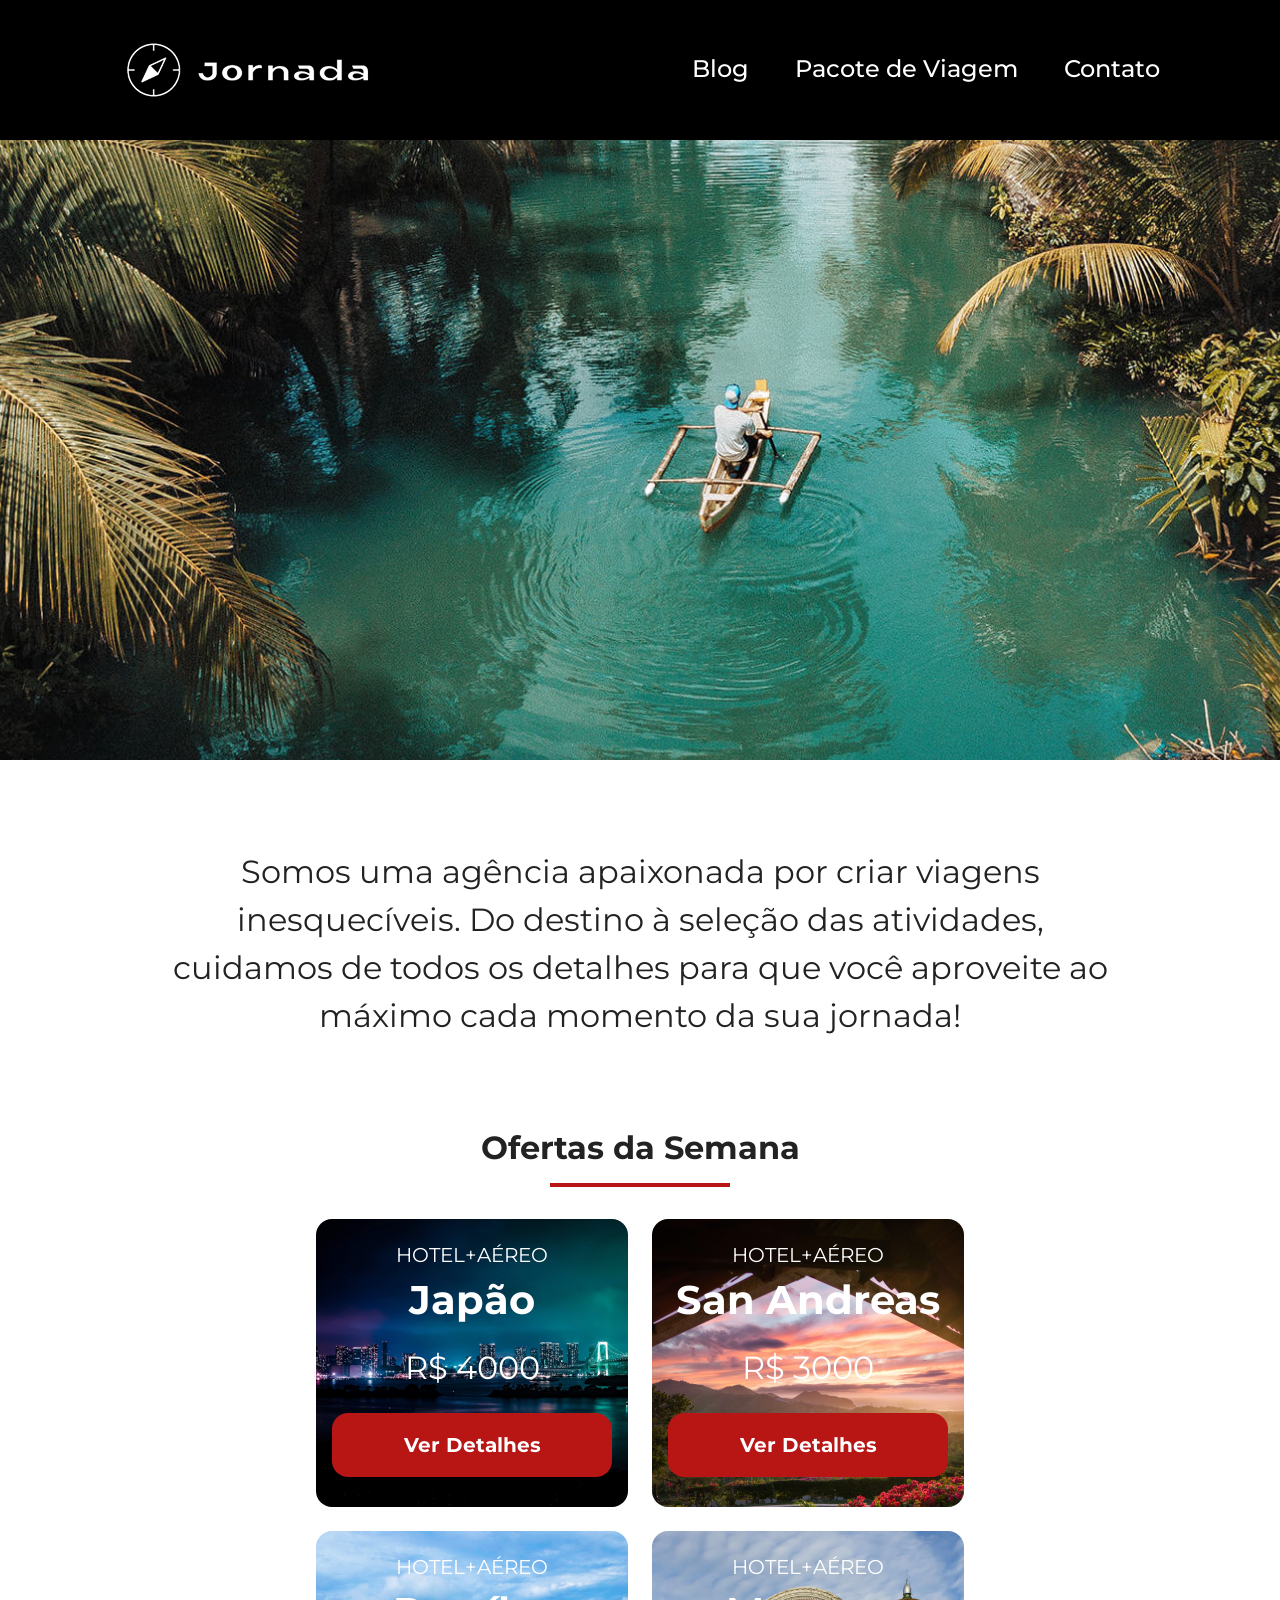
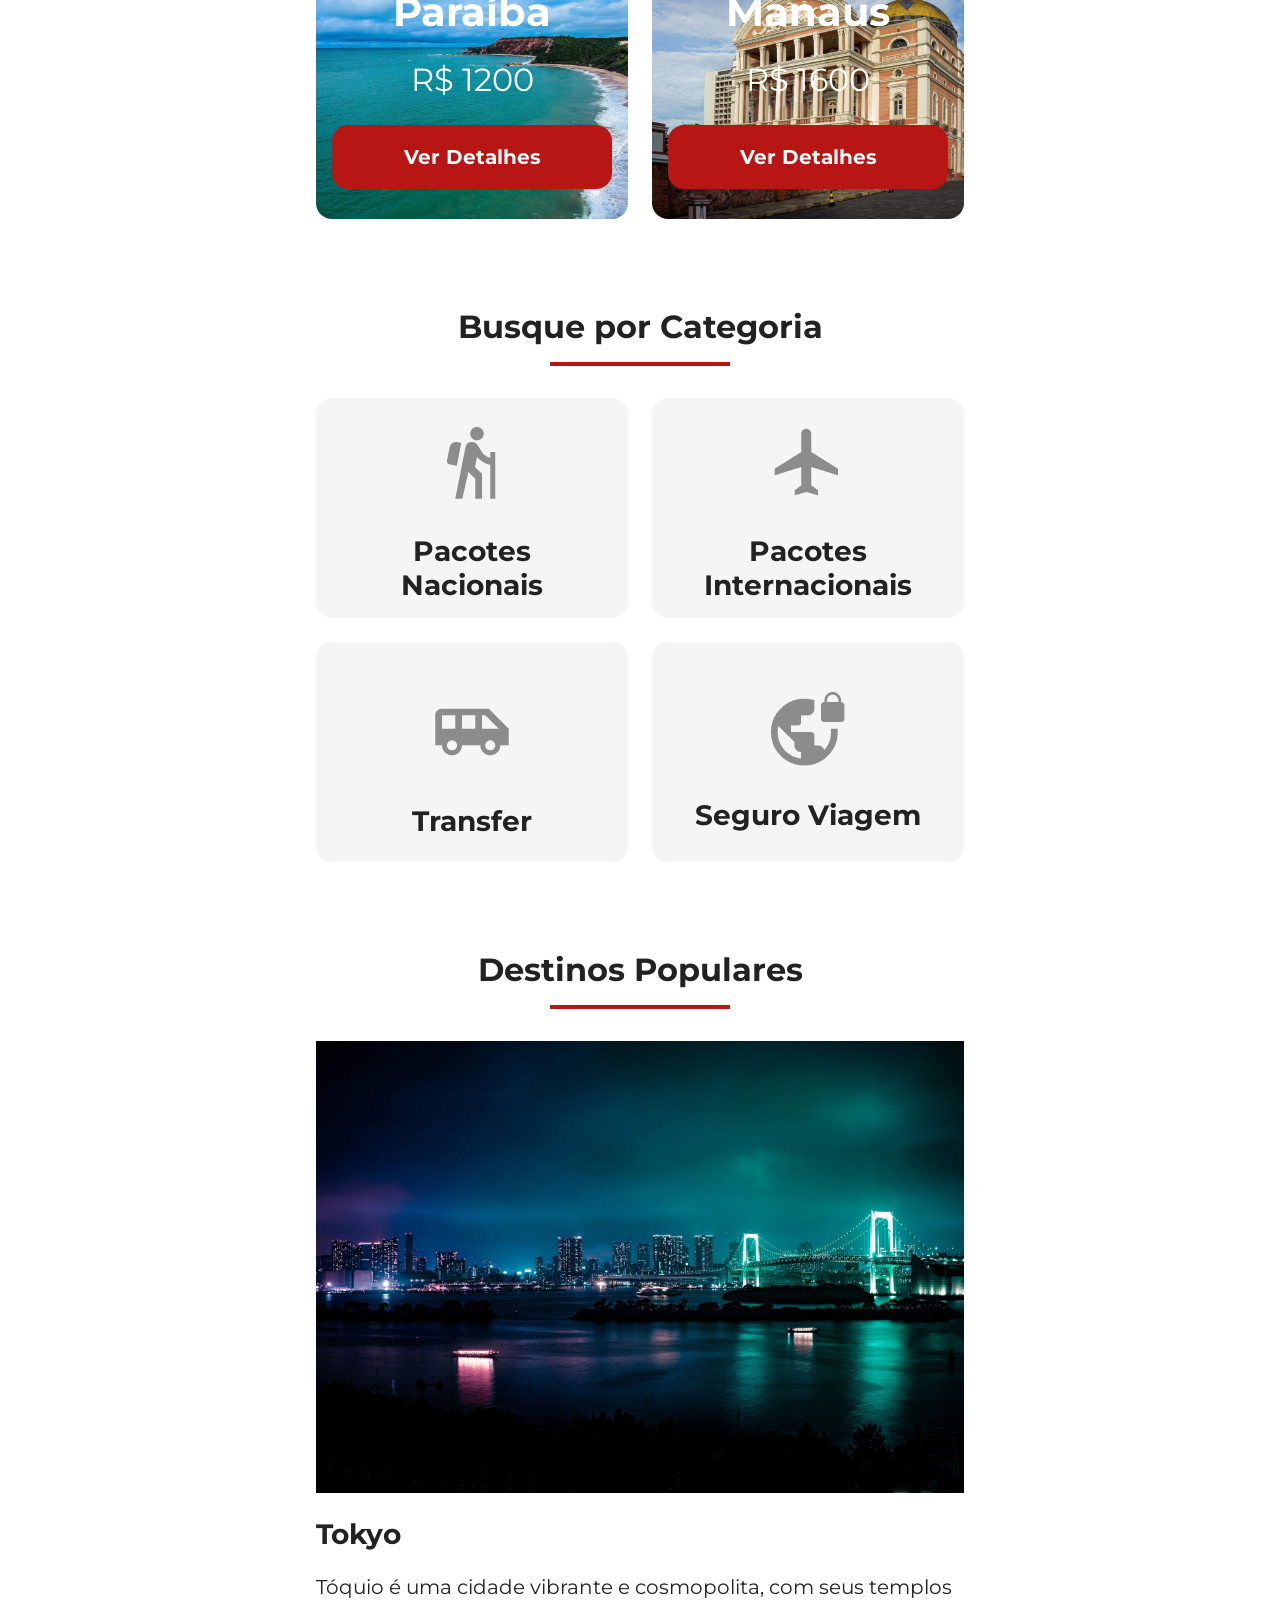
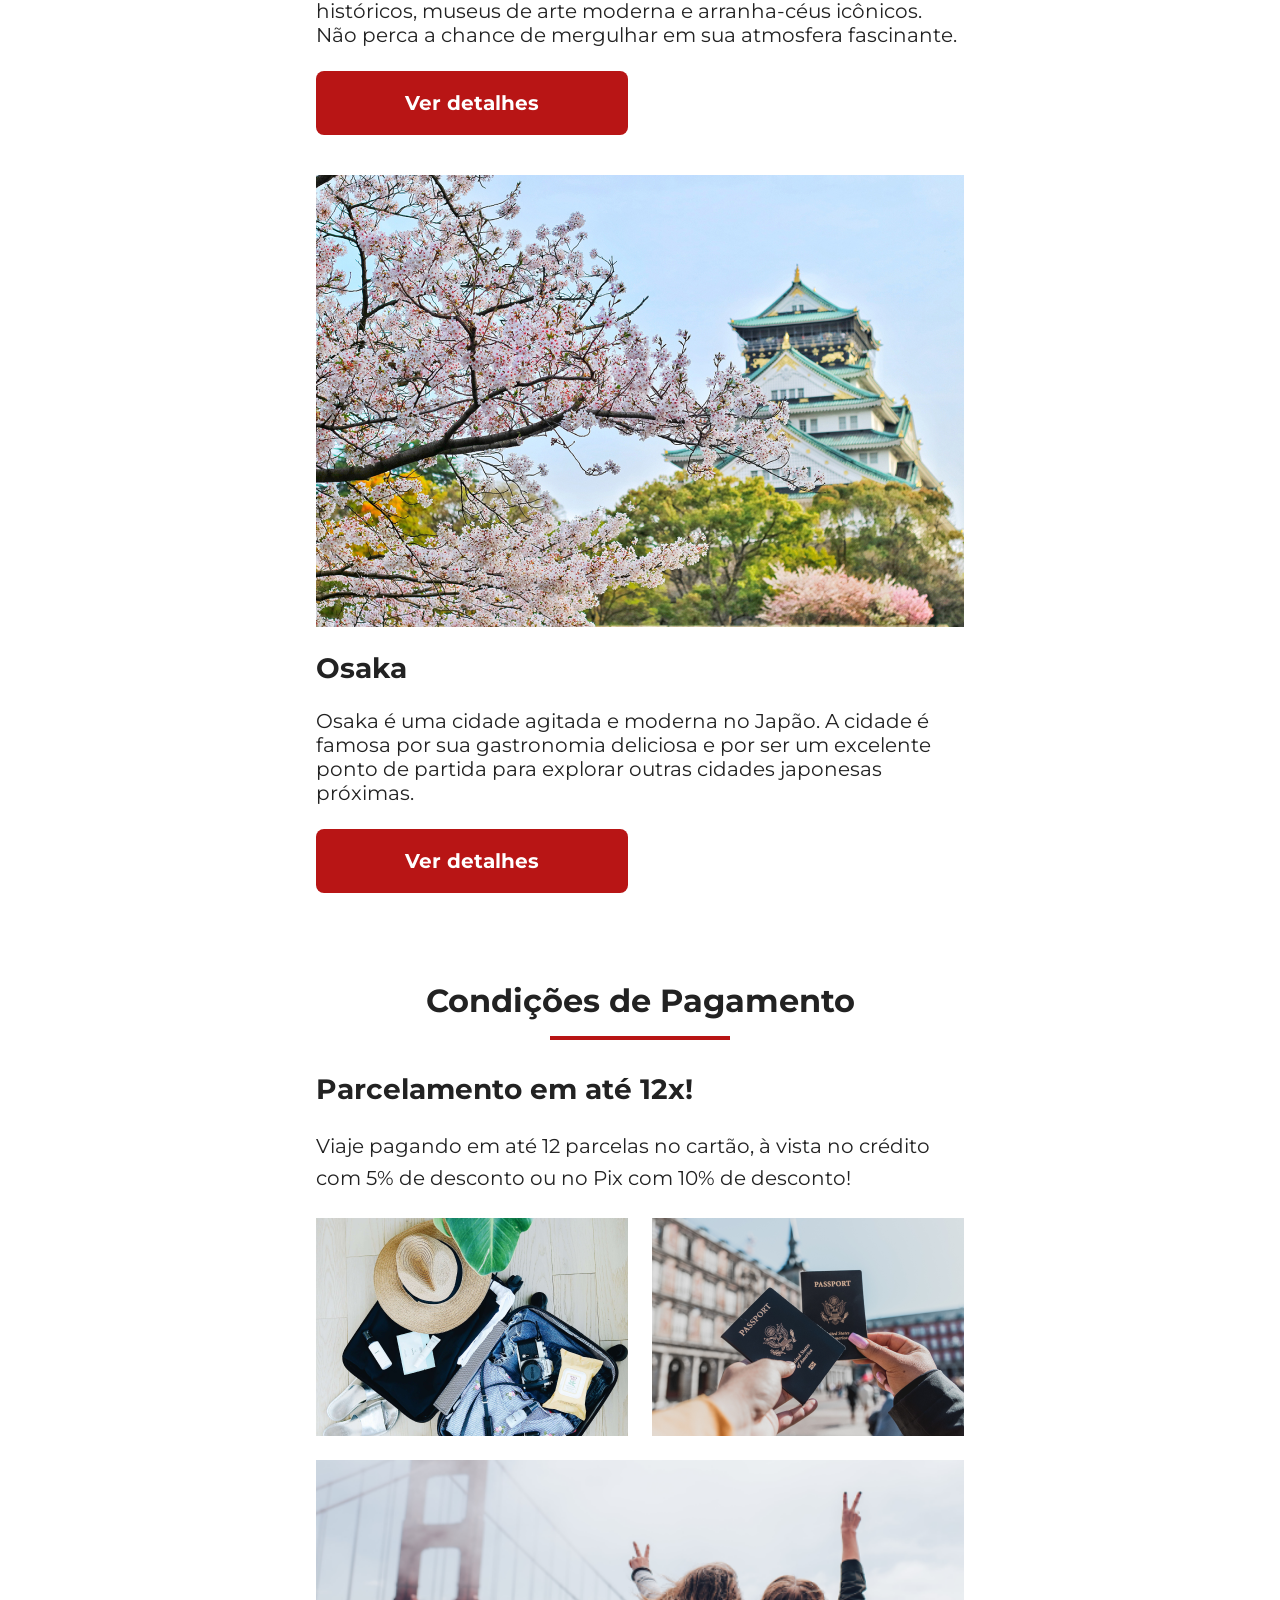
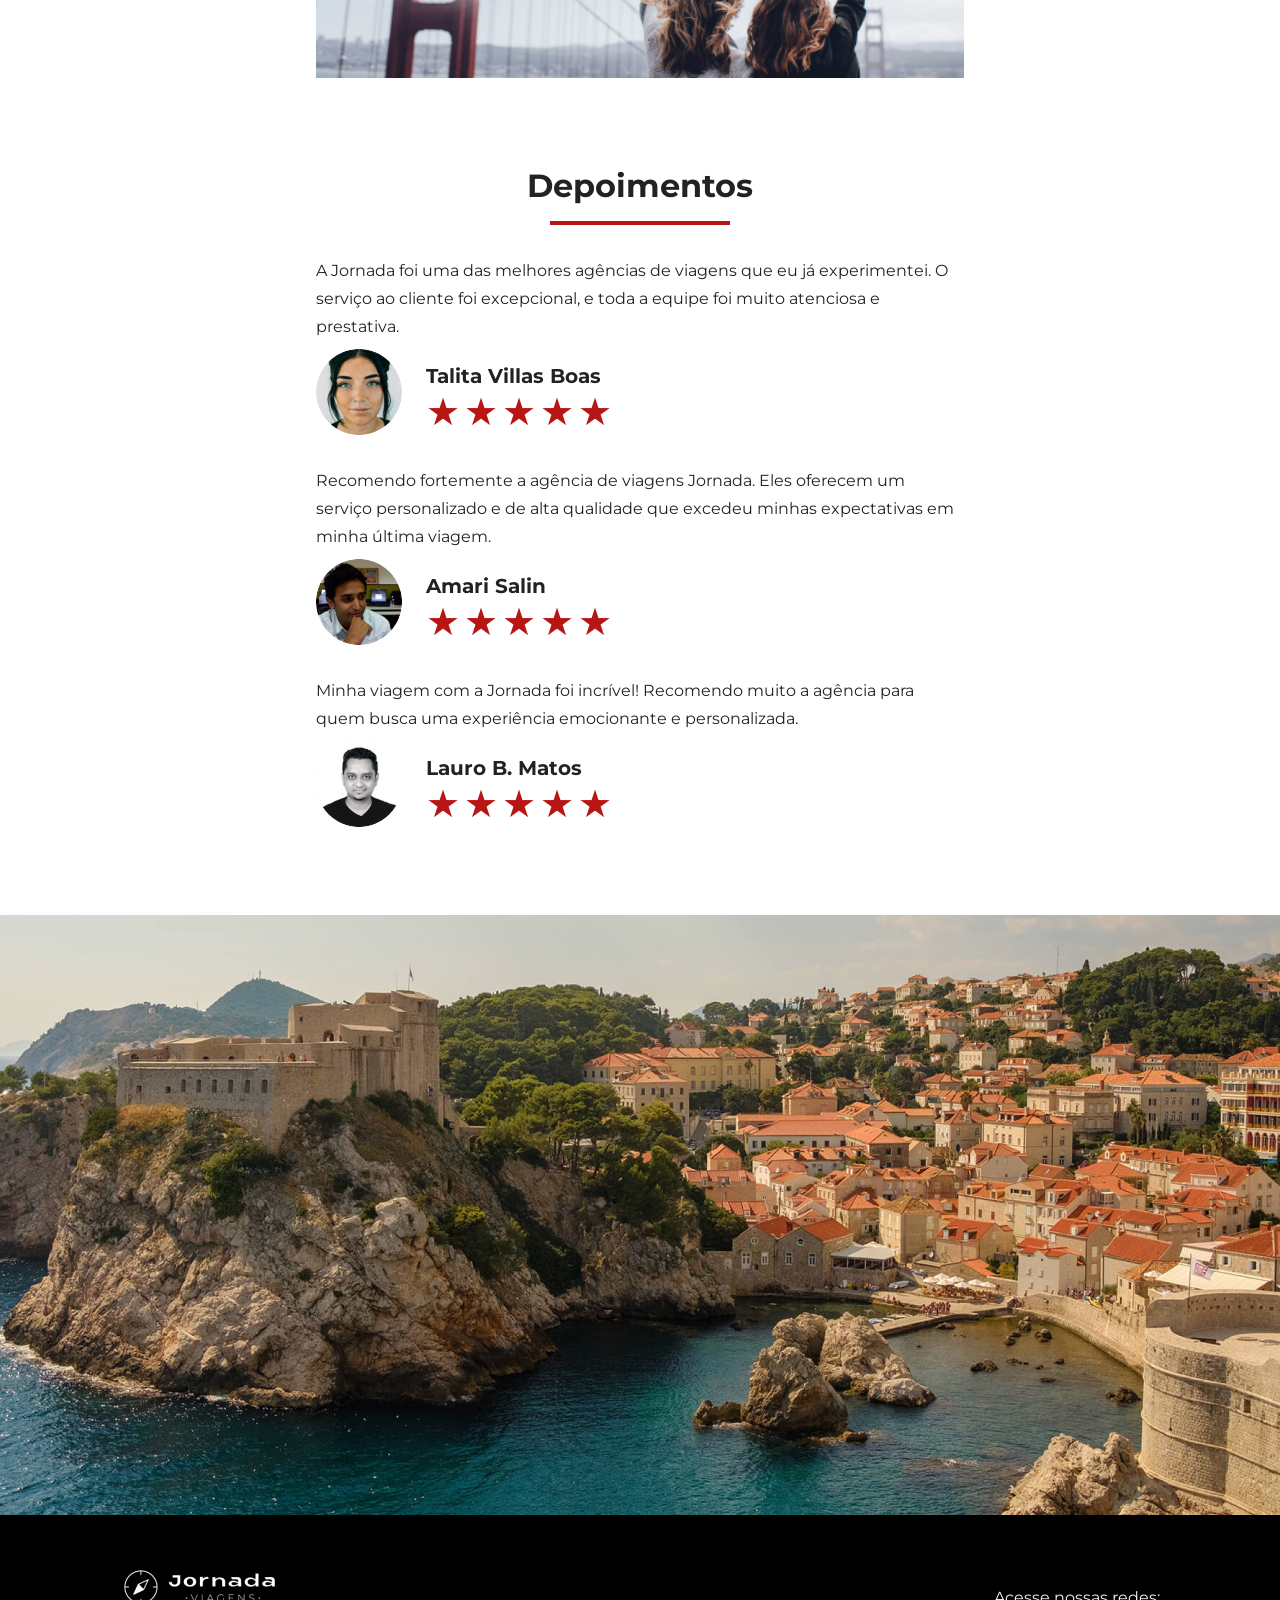
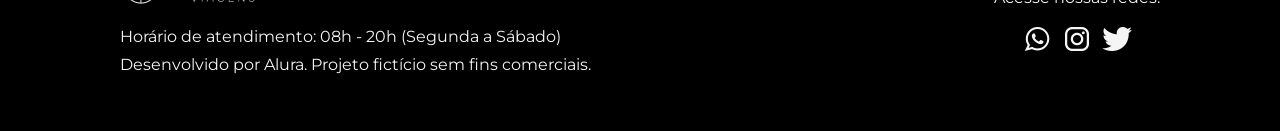
<file: index.html>
<!DOCTYPE html>
<html lang="pt-BR">

<head>
    <meta charset="UTF-8">
    <meta name="viewport" content="width=device-width, initial-scale=1.0">
    <title>Jornada Viagens</title>
    <link rel="stylesheet" href="/css/style.css">
    <link rel="icon" href="favicon.png" type="image/x-icon">
</head>

<body>
    <header>
        <a class="logo" href="/index.html" title="Voltar para a página inicial">
            <img class="img-mobile" src="/img/iconBranc.png" alt="bussola da logo de cor branca">
            <img class="img-desktop" src="/img/logoDesktop.png" alt="bussola da logo e texto Jornada de cor branca">
        </a>
        <div class="navegation-menu">
            <label for="menu">
                <img src="/img/menu.png" alt="menu de navegação">
            </label>
            <input type="checkbox" name="" id="menu" hidden>
            <nav>
                <ul class="list-links">
                    <li><a href="blog.html" target="_blank">Blog</a></li>
                    <li><a href="pacotes.html" target="_blank">Pacote de Viagem</a></li>
                    <li><a href="contato.html" target="_blank">Contato</a></li>
                </ul>
            </nav>
        </div>
    </header>
    <section class="hero">
        <div class="heroImg"></div>
        <h2>
            Somos uma agência apaixonada por criar viagens inesquecíveis. Do destino à seleção das atividades, cuidamos
            de todos os detalhes para que você aproveite ao máximo cada momento da sua jornada!
        </h2>
    </section>
    <section class="offers">
        <div class="section-title">
            <h2>Ofertas da Semana</h2>
            <hr>
        </div>
        <div class="offers-card">
            <article class="card japao">
                <header>
                    <p>HOTEL+AÉREO</p>
                    <h3>Japão <br> <span> R$ 4000 </span></h3>
                </header>
                <footer>
                    <a href="" class="button">Ver Detalhes</a>
                </footer>
            </article>
            <article class="card sanandreas">
                <header>
                    <p>HOTEL+AÉREO</p>
                    <h3>San Andreas <br> <span> R$ 3000 </span></h3>
                </header>
                <footer>
                    <a href="" class="button">Ver Detalhes</a>
                </footer>
            </article>
            <article class="card paraiba">
                <header>
                    <p>HOTEL+AÉREO</p>
                    <h3>Paraíba <br> <span> R$ 1200 </span></h3>
                </header>
                <footer>
                    <a href="" class="button">Ver Detalhes</a>
                </footer>
            </article>
            <article class="card manaus">
                <header>
                    <p>HOTEL+AÉREO</p>
                    <h3>Manaus <br> <span> R$ 1600 </span></h3>
                </header>
                <footer>
                    <a href="" class="button">Ver Detalhes</a>
                </footer>
            </article>
        </div>

    </section>
    <section class="categories">
        <div class="section-title">
            <h2>Busque por Categoria</h2>
            <hr />
        </div>
        <div class="categories-cards">
            <a class="card" href="#" target="_blank" title="Busque pela categoria Pacotes Nacionais">
                <img src="img/ícone - pacotes nacionais.png"
                    alt="ícone cinza representando uma pessoa fazendo tracking" />
                <h3 class="content-title">
                    Pacotes<br />
                    Nacionais
                </h3>
            </a>

            <a class="card" href="#" target="_blank" title="Busque pela categoria Pacotes Internacionais">
                <img src="img/ícone - pacotes interacionais.png" alt="ícone cinza representando um avião" />
                <h3 class="content-title">
                    Pacotes <br />
                    Internacionais
                </h3>
            </a>
            <a class="card single-line transfer" href="#" target="_blank" title="Busque pela categoria Transfer">
                <img src="img/ícone -transfer.png" alt="ícone cinza representando um ônibus" />
                <h3 class="content-title">Transfer</h3>
            </a>
            <a class="card single-line" href="#" target="_blank" title="Busque pela categoria Seguro Viagem">
                <img src="img/ícone - seguro viagem.png"
                    alt="ícone cinza representando o planeta terra com um cadeado" />
                <h3 class="content-title">Seguro Viagem</h3>
            </a>
        </div>
    </section>
    <section class="destinations">
        <div class="section-title">
            <h2>Destinos Populares</h2>
            <hr>
        </div>
        <div class="destinations-cards">
            <article class="item">
                <header>
                    <div class="img-item tokyo"></div>
                    <h4>Tokyo</h4>
                </header>
                <p>
                    Tóquio é uma cidade vibrante e cosmopolita, com seus templos históricos, museus de arte moderna e
                    arranha-céus icônicos. Não perca a chance de mergulhar em sua atmosfera fascinante.
                </p>
                <footer>
                    <a href="" class="button">Ver detalhes</a>
                </footer>
            </article>
            <article class="item">
                <header>
                    <div class="img-item osaka"></div>
                    <h4>Osaka</h4>
                </header>
                <p>
                    Osaka é uma cidade agitada e moderna no Japão. A cidade é famosa por sua gastronomia deliciosa e
                    por ser um excelente ponto de partida para explorar outras cidades japonesas próximas.
                </p>
                <footer>
                    <a href="" class="button">Ver detalhes</a>
                </footer>
            </article>
        </div>
    </section>
    <section class="payment">
        <div class="section-title">
            <h2>Condições de Pagamento</h2>
            <hr>
        </div>
        <div class="content">
            <div class="text-content">
                <h3 class="content-title">
                    Parcelamento em até 12x!
                </h3>
                <p class="content-text">
                    Viaje pagando em até 12 parcelas no cartão, à vista no crédito com 5% de desconto ou no Pix com 10%
                    de
                    desconto!
                </p>
            </div>
            <div class="img-content">
                <div class="img-container bag"></div>
                <div class="img-container passport"></div>
                <div class="img-container people"></div>
            </div>
        </div>
    </section>
    <section class="testimonials">
        <div class="section-title">
            <h2>Depoimentos</h2>
            <hr>
        </div>
        <div class="testimonials-container">
            <article>
                <header>
                    <p>A Jornada foi uma das melhores agências de viagens que eu já experimentei. O serviço ao cliente
                        foi excepcional, e toda a equipe foi muito atenciosa e prestativa.</p>
                </header>
                <footer>
                    <img src="/img/person-talita.png" alt="">
                    <div class="profile-content">
                        <h4>Talita Villas Boas</h4>
                        <span class="rating">★</span>
                        <span class="rating">★</span>
                        <span class="rating">★</span>
                        <span class="rating">★</span>
                        <span class="rating">★</span>

                    </div>
                </footer>
            </article>
            <article>
                <header>
                    <p>Recomendo fortemente a agência de viagens Jornada. Eles oferecem um serviço personalizado e de
                        alta qualidade que excedeu minhas expectativas em minha última viagem.</p>
                </header>
                <footer>
                    <img src="/img/person-amari.png" alt="">
                    <div class="profile-content">
                        <h4>Amari Salin</h4>
                        <span class="rating">★</span>
                        <span class="rating">★</span>
                        <span class="rating">★</span>
                        <span class="rating">★</span>
                        <span class="rating">★</span>
                    </div>
                </footer>
            </article>
            <article>
                <header>
                    <p>Minha viagem com a Jornada foi incrível! Recomendo muito a agência para quem busca uma
                        experiência emocionante e personalizada.</p>
                </header>
                <footer>
                    <img src="/img/person-lauro.png" alt="">
                    <div class="profile-content">
                        <h4>Lauro B. Matos</h4>
                        <span class="rating">★</span>
                        <span class="rating">★</span>
                        <span class="rating">★</span>
                        <span class="rating">★</span>
                        <span class="rating">★</span>
                    </div>
                </footer>
            </article>
        </div>
    </section>
    <footer>
        <div class="footer-img"></div>
        <div class="footer-content">
            <div class="infos">
                <img src="/img/Logo-branco.png" alt="">
                <div class="text-footer">
                    <p>Horário de atendimento: 08h - 20h (Segunda a Sábado)</p>
                    <p>Desenvolvido por Alura. Projeto fictício sem fins comerciais.</p>
                </div>
            </div>
            <div class="contact-us">
                <p>
                    Acesse nossas redes:
                </p>
                <div class="medias">
                    <a href=""><img src="/img/logo-whats.png" alt="" style="height: 32px;"></a>
                    <a href=""><img src="/img/logo-insta.png" alt=""></a>
                    <a href=""><img src="/img/logo-twitter.png" alt=""></a>
                </div>
            </div>
        </div>
    </footer>
</body>

</html>
</file>
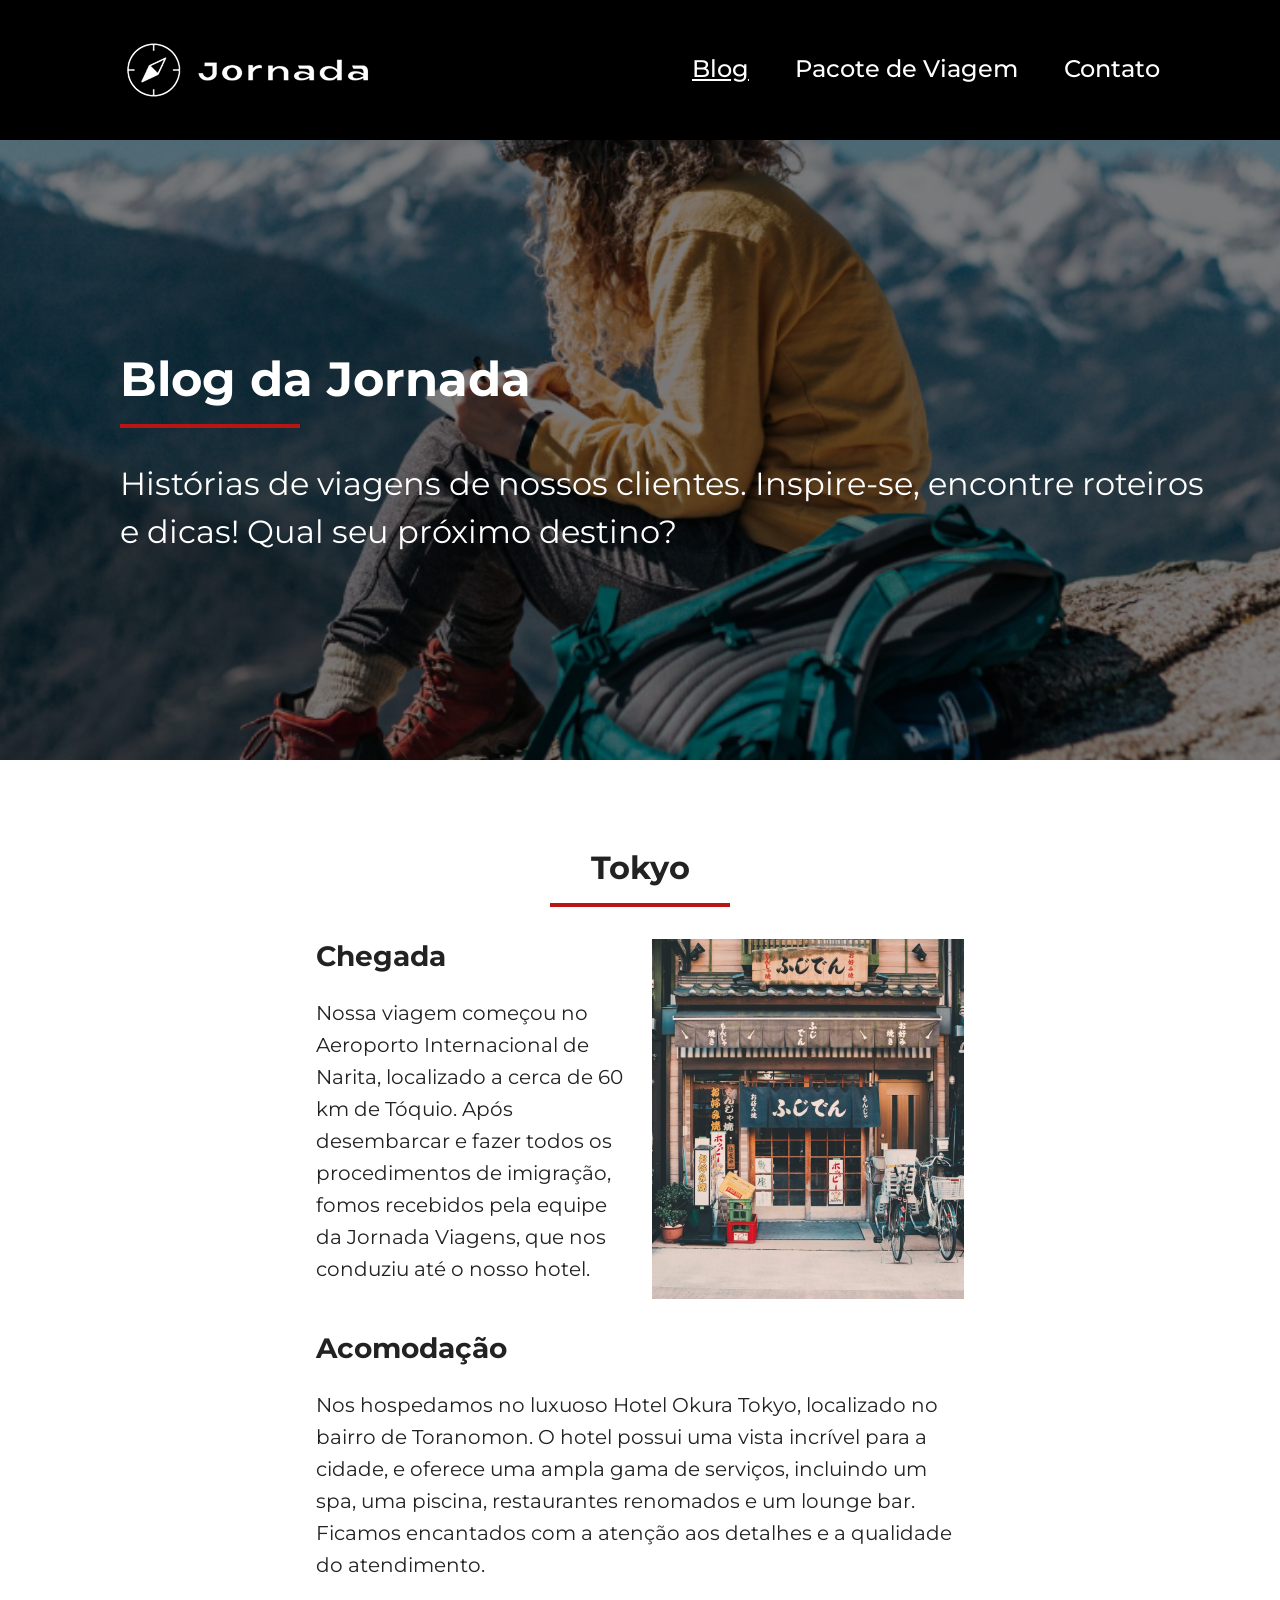
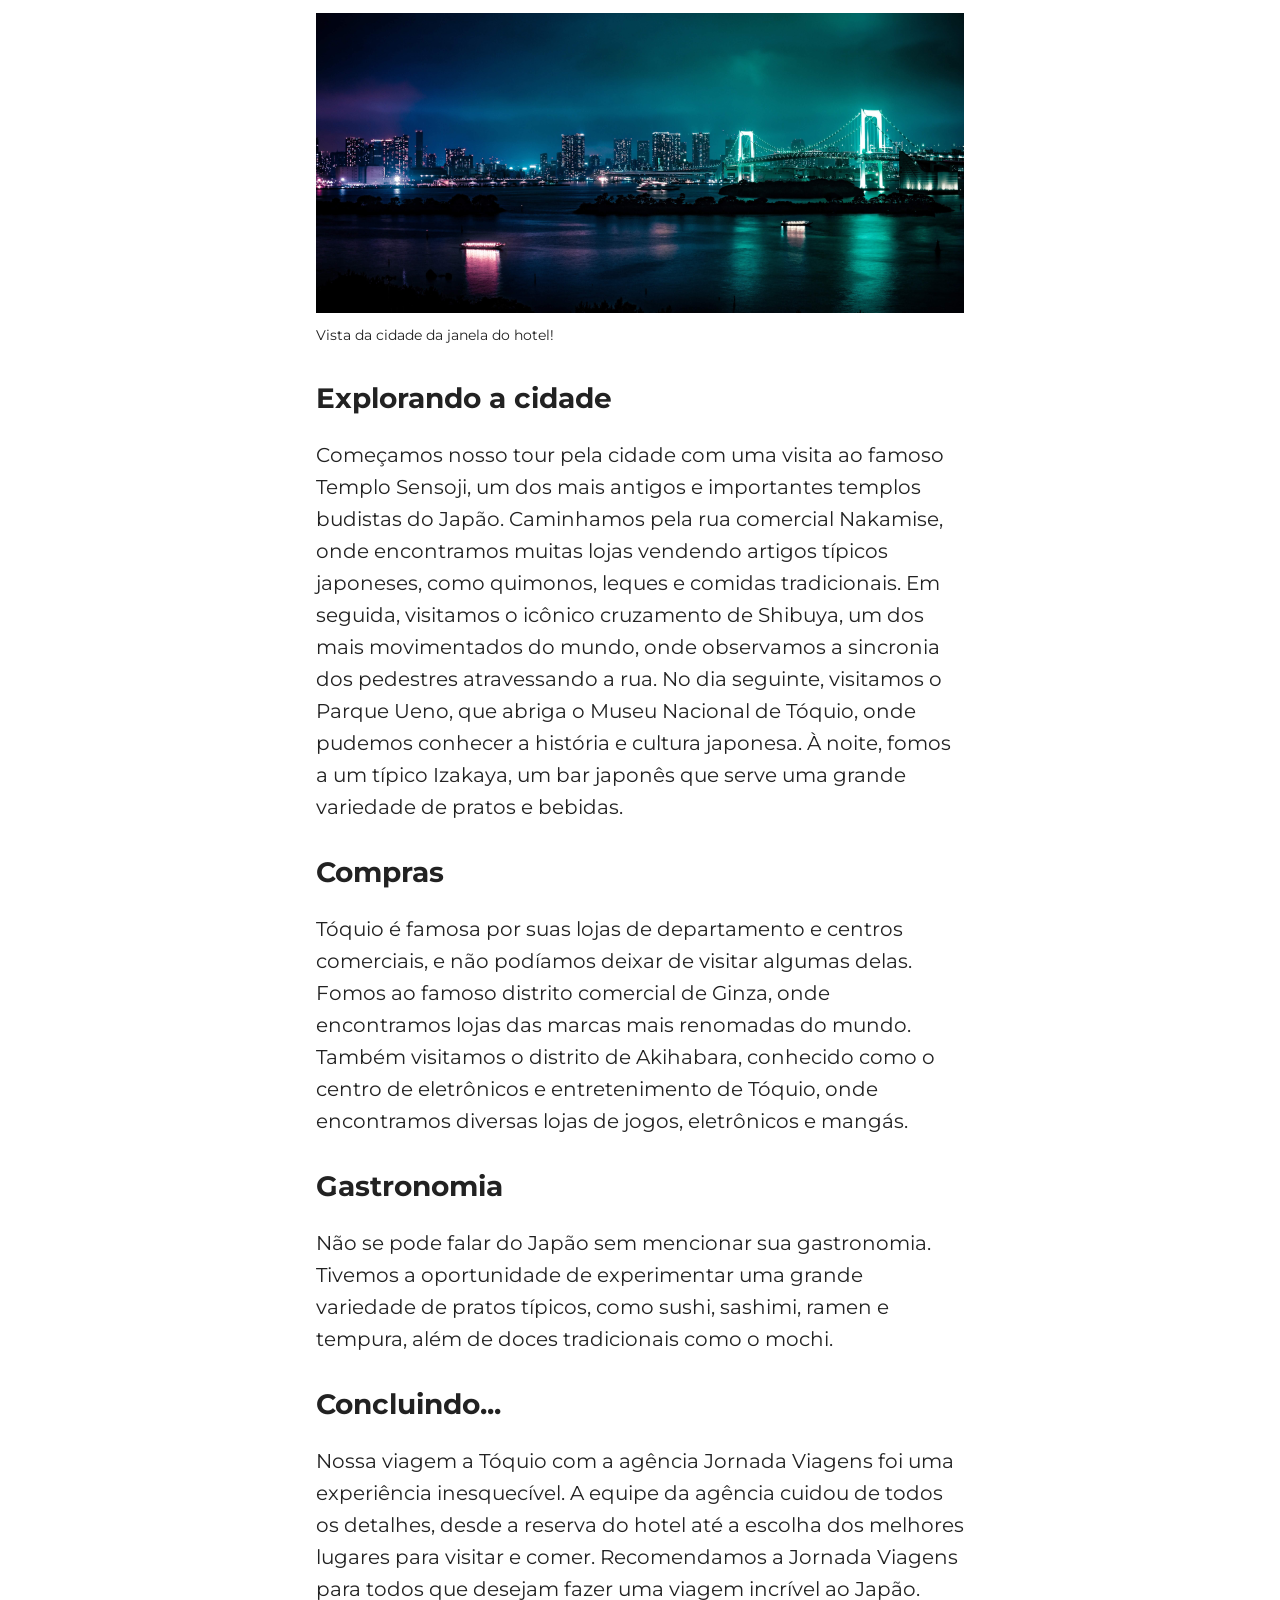
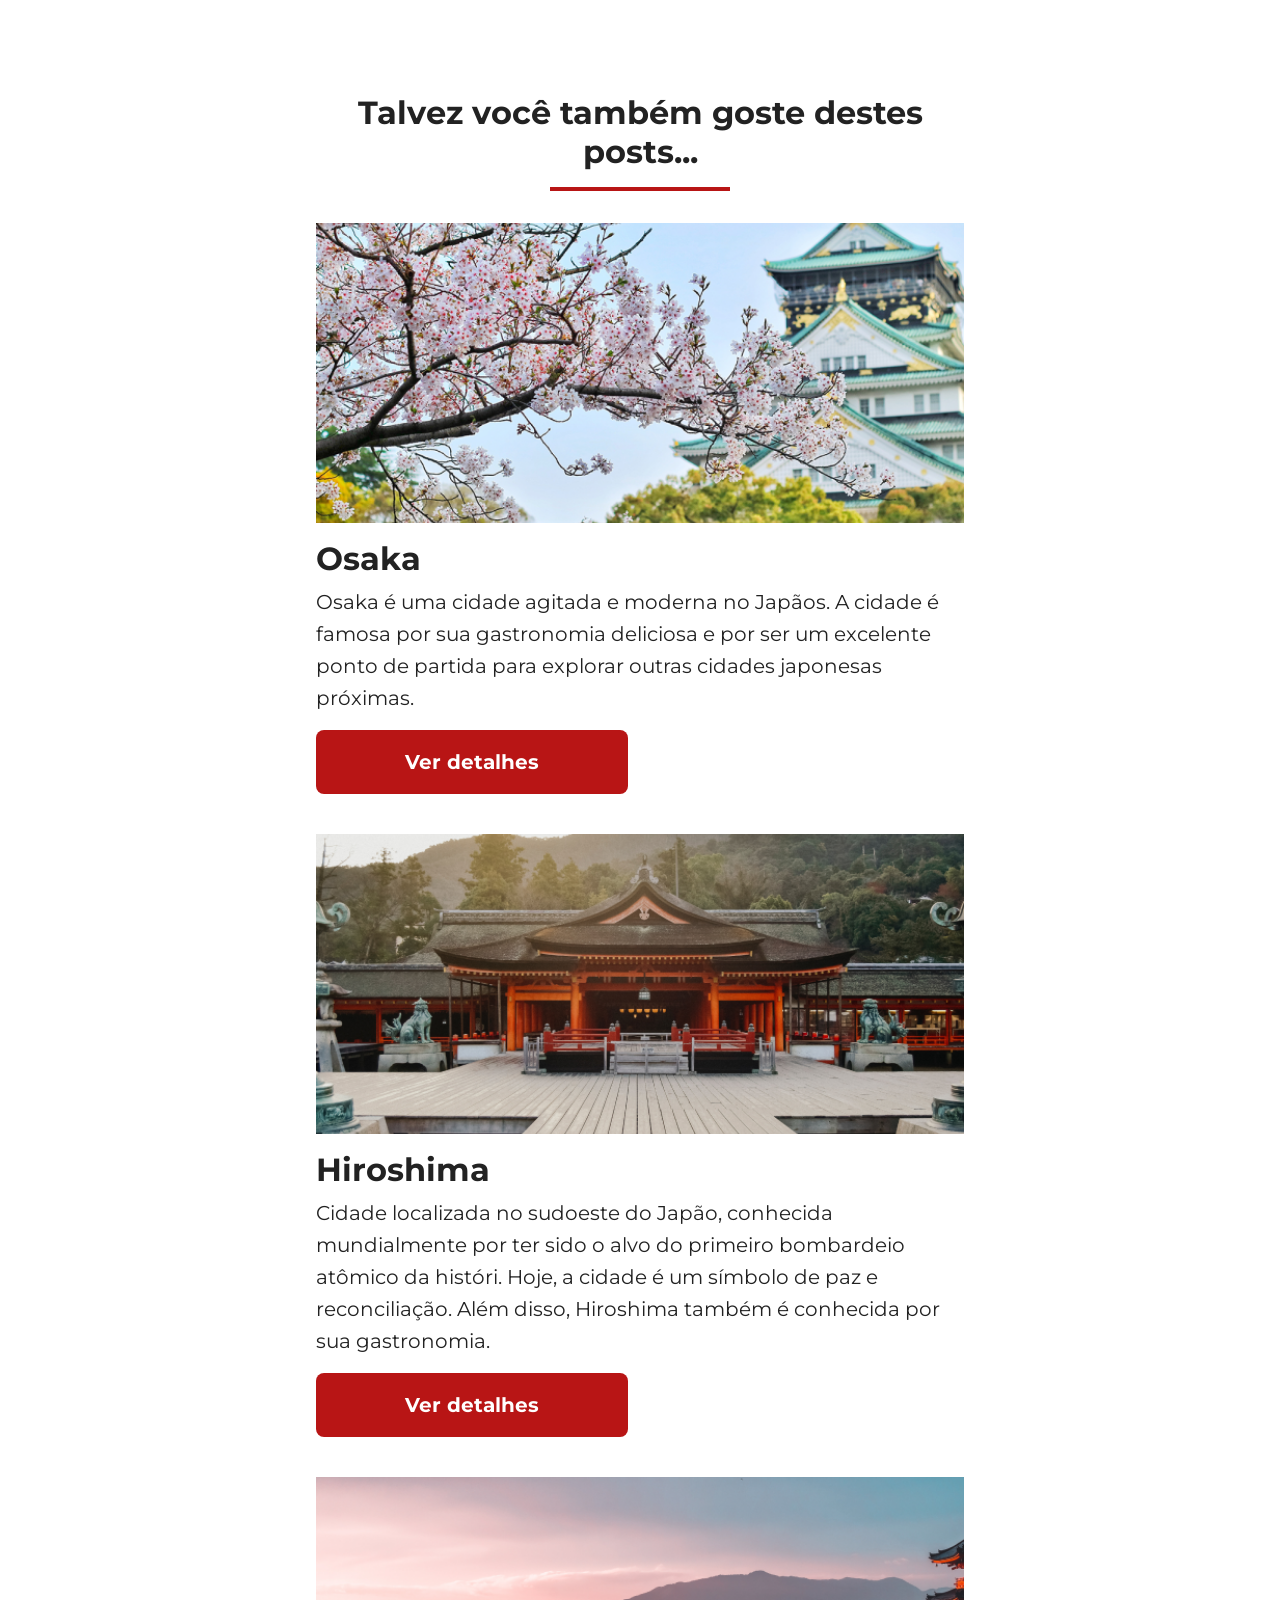
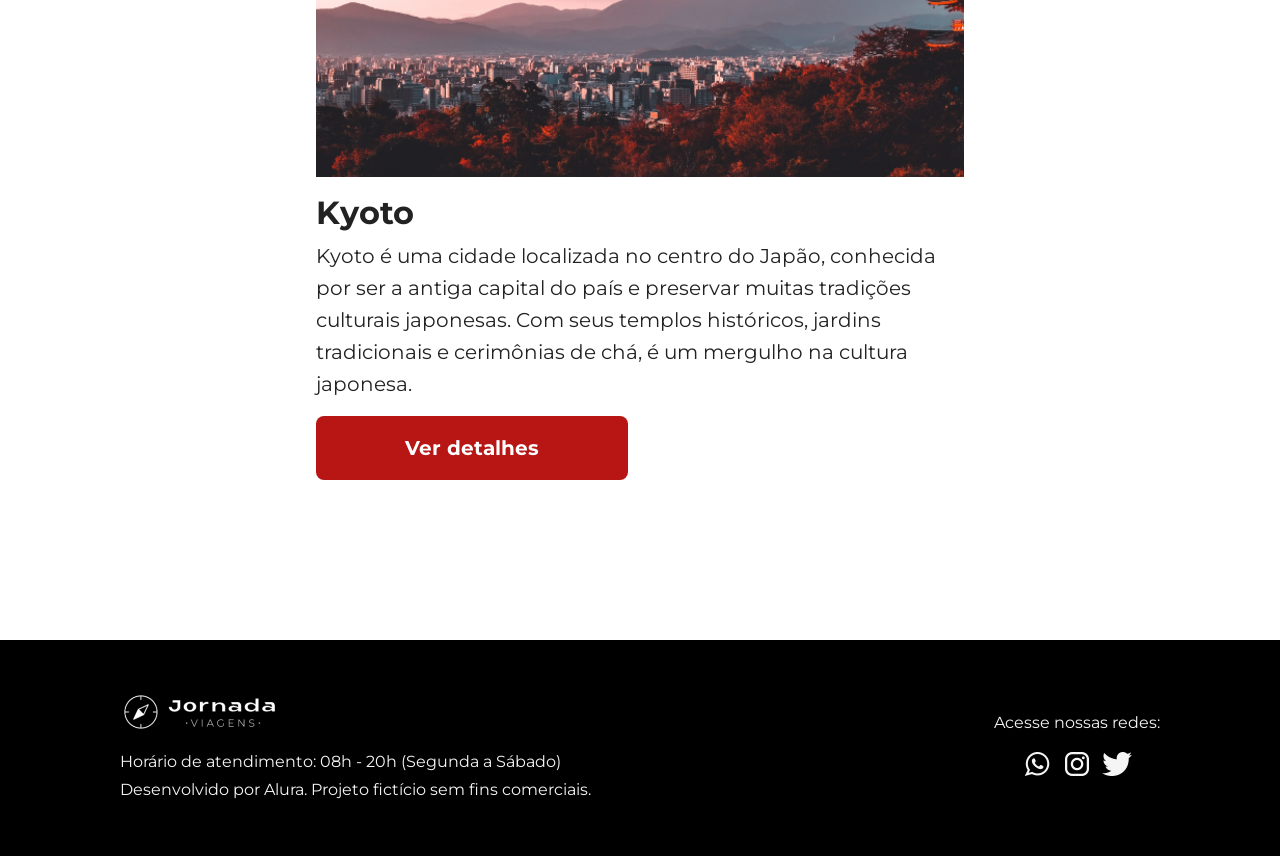
<file: blog.html>
<!DOCTYPE html>
<html lang="pt-BR">

<head>
    <meta charset="UTF-8">
    <meta name="viewport" content="width=device-width, initial-scale=1.0">
    <title>Jornada Viagens</title>
    <link rel="stylesheet" href="/css/style.css">
</head>

<body>
    <header>
        <a class="logo" href="/index.html" title="Voltar para a página inicial">
            <img class="img-mobile" src="/img/iconBranc.png" alt="bussola da logo de cor branca">
            <img class="img-desktop" src="/img/logoDesktop.png" alt="bussola da logo e texto Jornada de cor branca">
        </a>
        <div class="navegation-menu">
            <label for="menu">
                <img src="/img/menu.png" alt="menu de navegação">
            </label>
            <input type="checkbox" name="" id="menu" hidden>
            <nav>
                <ul class="list-links">
                    <li><a href="blog.html" target="_blank" class="active">Blog</a></li>
                    <li><a href="pacotes.html" target="_blank">Pacote de Viagem</a></li>
                    <li><a href="contato.html" target="_blank">Contato</a></li>
                </ul>
            </nav>
        </div>
    </header>
    <section class="blog-hero">
        <div class="blog-container">
            <div class="text-hero">
                <h2>Blog da Jornada</h2>
                <hr>
                <p>Histórias de viagens de nossos clientes. Inspire-se, encontre roteiros e dicas! Qual seu próximo
                    destino?</p>
            </div>
        </div>
    </section>
    <section class="report">
        <div class="section-title">
            <h2>Tokyo</h2>
            <hr>
        </div>
        <div class="report-content">
            <div class="container-inicial">
                <div class="text-container">
                    <h3 class="content-title initial">
                        Chegada
                    </h3>
                    <p>Nossa viagem começou no Aeroporto Internacional de Narita, localizado a cerca de 60 km de Tóquio.
                        Após
                        desembarcar e fazer todos os procedimentos de imigração, fomos recebidos pela equipe da Jornada
                        Viagens,
                        que nos conduziu até o nosso hotel.</p>
                </div>
                <div class="report-img hotel"></div>
            </div>
            <h3 class="content-title">
                Acomodação
            </h3>
            <p>Nos hospedamos no luxuoso Hotel Okura Tokyo, localizado no bairro de Toranomon. O hotel possui uma vista
                incrível para a cidade, e oferece uma ampla gama de serviços, incluindo um spa, uma piscina,
                restaurantes renomados e um lounge bar. Ficamos encantados com a atenção aos detalhes e a qualidade do
                atendimento.</p>
            <div class="report-img tokyo"></div>
            <p class="description">Vista da cidade da janela do hotel!</p>
            <h3 class="content-title">
                Explorando a cidade
            </h3>
            <p>
                Começamos nosso tour pela cidade com uma visita ao famoso Templo Sensoji, um dos mais antigos e
                importantes templos budistas do Japão. Caminhamos pela rua comercial Nakamise, onde encontramos muitas
                lojas vendendo artigos típicos japoneses, como quimonos, leques e comidas tradicionais.
                Em seguida, visitamos o icônico cruzamento de Shibuya, um dos mais movimentados do mundo, onde
                observamos a sincronia dos pedestres atravessando a rua.
                No dia seguinte, visitamos o Parque Ueno, que abriga o Museu Nacional de Tóquio, onde pudemos conhecer a
                história e cultura japonesa. À noite, fomos a um típico Izakaya, um bar japonês que serve uma grande
                variedade de pratos e bebidas.
            </p>
            <h3 class="content-title">
                Compras
            </h3>
            <p>Tóquio é famosa por suas lojas de departamento e centros comerciais, e não podíamos deixar de visitar
                algumas delas. Fomos ao famoso distrito comercial de Ginza, onde encontramos lojas das marcas mais
                renomadas do mundo.
                Também visitamos o distrito de Akihabara, conhecido como o centro de eletrônicos e entretenimento de
                Tóquio, onde encontramos diversas lojas de jogos, eletrônicos e mangás.</p>
            <h3 class="content-title">
                Gastronomia
            </h3>
            <p>Não se pode falar do Japão sem mencionar sua gastronomia. Tivemos a oportunidade de experimentar uma
                grande variedade de pratos típicos, como sushi, sashimi, ramen e tempura, além de doces tradicionais
                como o mochi.</p>
            <h3 class="content-title">
                Concluindo...
            </h3>
            <p>Nossa viagem a Tóquio com a agência Jornada Viagens foi uma experiência inesquecível. A equipe da agência
                cuidou de todos os detalhes, desde a reserva do hotel até a escolha dos melhores lugares para visitar e
                comer. Recomendamos a Jornada Viagens para todos que desejam fazer uma viagem incrível ao Japão.</p>
        </div>
    </section>
    <section class="relationated">
        <div class="section-title">
            <h2>Talvez você também goste destes posts...</h2>
            <hr>
        </div>
        <div class="relationated-cards">
            <div class="card">
                <div class="card-img osaka"></div>
                <h3 class="title-card">
                    Osaka
                </h3>
                <p>Osaka é uma cidade agitada e moderna no Japãos. A cidade é famosa por sua gastronomia deliciosa e por
                    ser um excelente ponto de partida para explorar outras cidades japonesas próximas.</p>
                <a href="" class="button">Ver detalhes</a>
            </div>
            <div class="card">
                <div class="card-img hiroshima"></div>
                <h3 class="title-card">
                    Hiroshima
                </h3>
                <p>Cidade localizada no sudoeste do Japão, conhecida mundialmente por ter sido o alvo do primeiro
                    bombardeio atômico da históri. Hoje, a cidade é um símbolo de paz e reconciliação. Além disso,
                    Hiroshima também é conhecida por sua gastronomia.</p>
                <a href="" class="button">Ver detalhes</a>
            </div>
            <div class="card">
                <div class="card-img kyoto"></div>
                <h3 class="title-card">
                    Kyoto
                </h3>
                <p>Kyoto é uma cidade localizada no centro do Japão, conhecida por ser a antiga capital do país e
                    preservar muitas tradições culturais japonesas. Com seus templos históricos, jardins tradicionais e
                    cerimônias de chá, é um mergulho na cultura japonesa.</p>
                <a href="" class="button">Ver detalhes</a>
            </div>
        </div>
    </section>
    <footer>
        <div class="footer-content blog">
            <div class="infos">
                <img src="/img/Logo-branco.png" alt="">
                <div class="text-footer">
                    <p>Horário de atendimento: 08h - 20h (Segunda a Sábado)</p>
                    <p>Desenvolvido por Alura. Projeto fictício sem fins comerciais.</p>
                </div>
            </div>
            <div class="contact-us">
                <p>
                    Acesse nossas redes:
                </p>
                <div class="medias">
                    <a href=""><img src="/img/logo-whats.png" alt="" style="height: 32px;"></a>
                    <a href=""><img src="/img/logo-insta.png" alt=""></a>
                    <a href=""><img src="/img/logo-twitter.png" alt=""></a>
                </div>
            </div>
        </div>
    </footer>
</body>

</html>
</file>
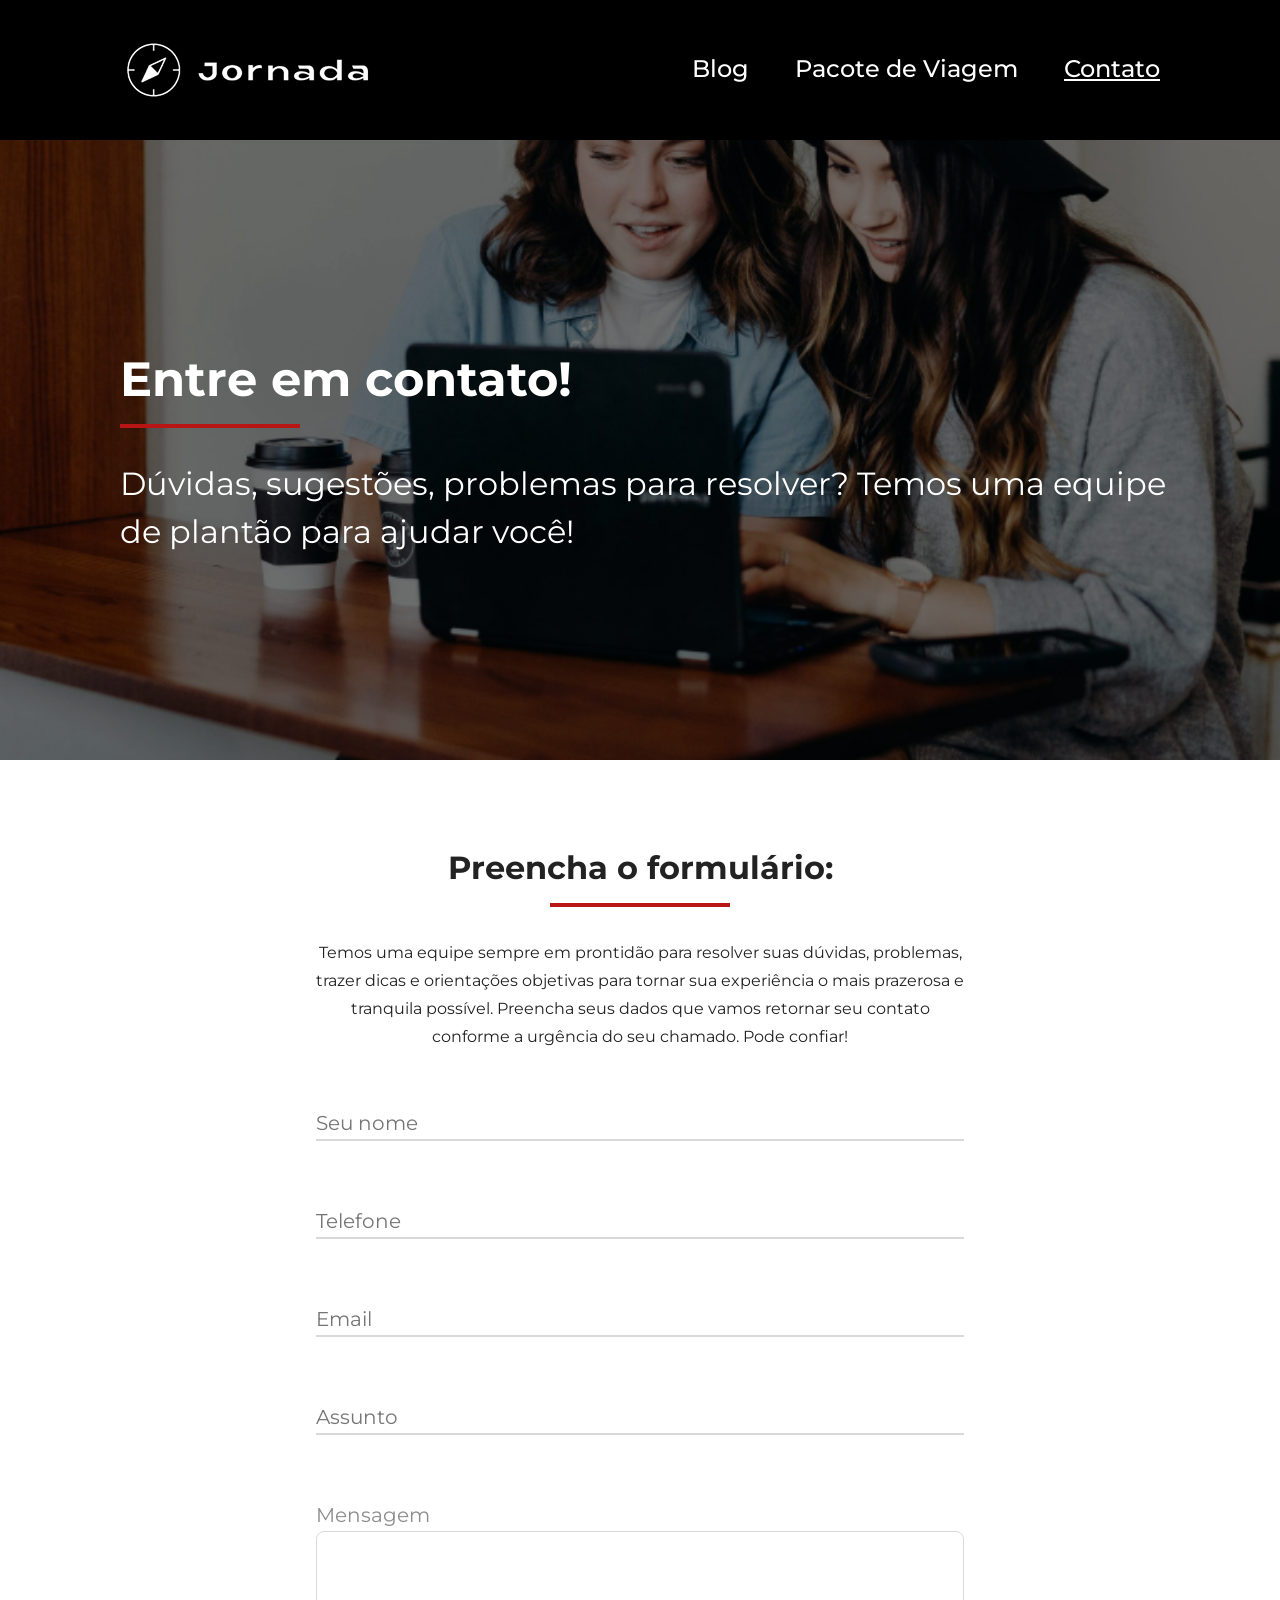
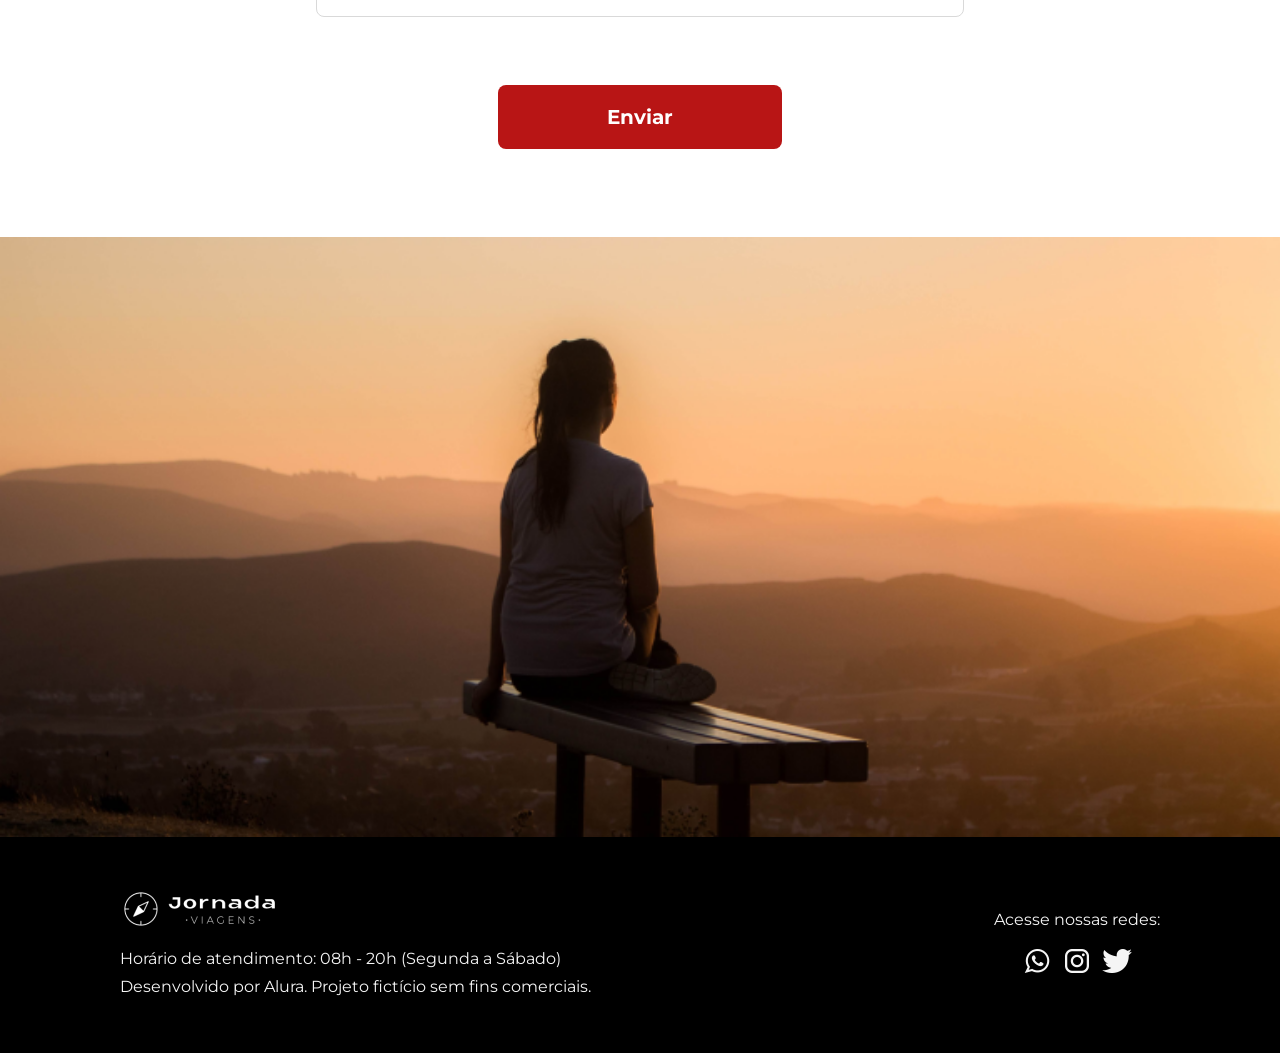
<file: contato.html>
<!DOCTYPE html>
<html lang="pt-BR">

<head>
    <meta charset="UTF-8">
    <meta name="viewport" content="width=device-width, initial-scale=1.0">
    <title>Jornada Viagens</title>
    <link rel="stylesheet" href="/css/style.css">
</head>

<body>
    <header>
        <a class="logo" href="/index.html" title="Voltar para a página inicial">
            <img class="img-mobile" src="/img/iconBranc.png" alt="bussola da logo de cor branca">
            <img class="img-desktop" src="/img/logoDesktop.png" alt="bussola da logo e texto Jornada de cor branca">
        </a>
        <div class="navegation-menu">
            <label for="menu">
                <img src="/img/menu.png" alt="menu de navegação">
            </label>
            <input type="checkbox" name="" id="menu" hidden>
            <nav>
                <ul class="list-links">
                    <li><a href="blog.html" target="_blank">Blog</a></li>
                    <li><a href="pacotes.html" target="_blank">Pacote de Viagem</a></li>
                    <li><a href="contato.html" target="_blank" class="active">Contato</a></li>
                </ul>
            </nav>
        </div>
    </header>
    <section class="contato-hero">
        <div class="contato-container">
            <div class="text-hero">
                <h2>Entre em contato!</h2>
                <hr>
                <p>Dúvidas, sugestões, problemas para resolver? Temos uma equipe de plantão para ajudar você!</p>
            </div>
        </div>
    </section>
    <section class="form">
        <div class="section-title">
            <h2>Preencha o formulário:</h2>
            <hr>
        </div>
        <p>Temos uma equipe sempre em prontidão para resolver suas dúvidas, problemas, trazer dicas e orientações
            objetivas para tornar sua experiência o mais prazerosa e tranquila possível. Preencha seus dados que vamos
            retornar seu contato conforme a urgência do seu chamado. Pode confiar!</p>
        <form action="/contato.html" method="get">
            <input type="text" name="name" id="name" placeholder="Seu nome" required>
            <div class="small-input">
                <input type="tel" name="phone" id="phone" placeholder="Telefone" class="small" required>
                <input type="email" name="email" id="email" placeholder="Email" class="small" required>
            </div>
            <input type="text" name="subject" id="subject" placeholder="Assunto" required>
            <div>
                <label for="message">Mensagem</label>
                <textarea name="message" id="message" cols="46" rows="3" required></textarea>
            </div>
            <input type="submit" value="Enviar">
        </form>
    </section>
    <footer>
        <div class="footer-img contato"></div>
        <div class="footer-content">
            <div class="infos">
                <img src="/img/Logo-branco.png" alt="">
                <div class="text-footer">
                    <p>Horário de atendimento: 08h - 20h (Segunda a Sábado)</p>
                    <p>Desenvolvido por Alura. Projeto fictício sem fins comerciais.</p>
                </div>
            </div>
            <div class="contact-us">
                <p>
                    Acesse nossas redes:
                </p>
                <div class="medias">
                    <a href=""><img src="/img/logo-whats.png" alt="" style="height: 32px;"></a>
                    <a href=""><img src="/img/logo-insta.png" alt=""></a>
                    <a href=""><img src="/img/logo-twitter.png" alt=""></a>
                </div>
            </div>
        </div>
    </footer>
</body>

</html>
</file>
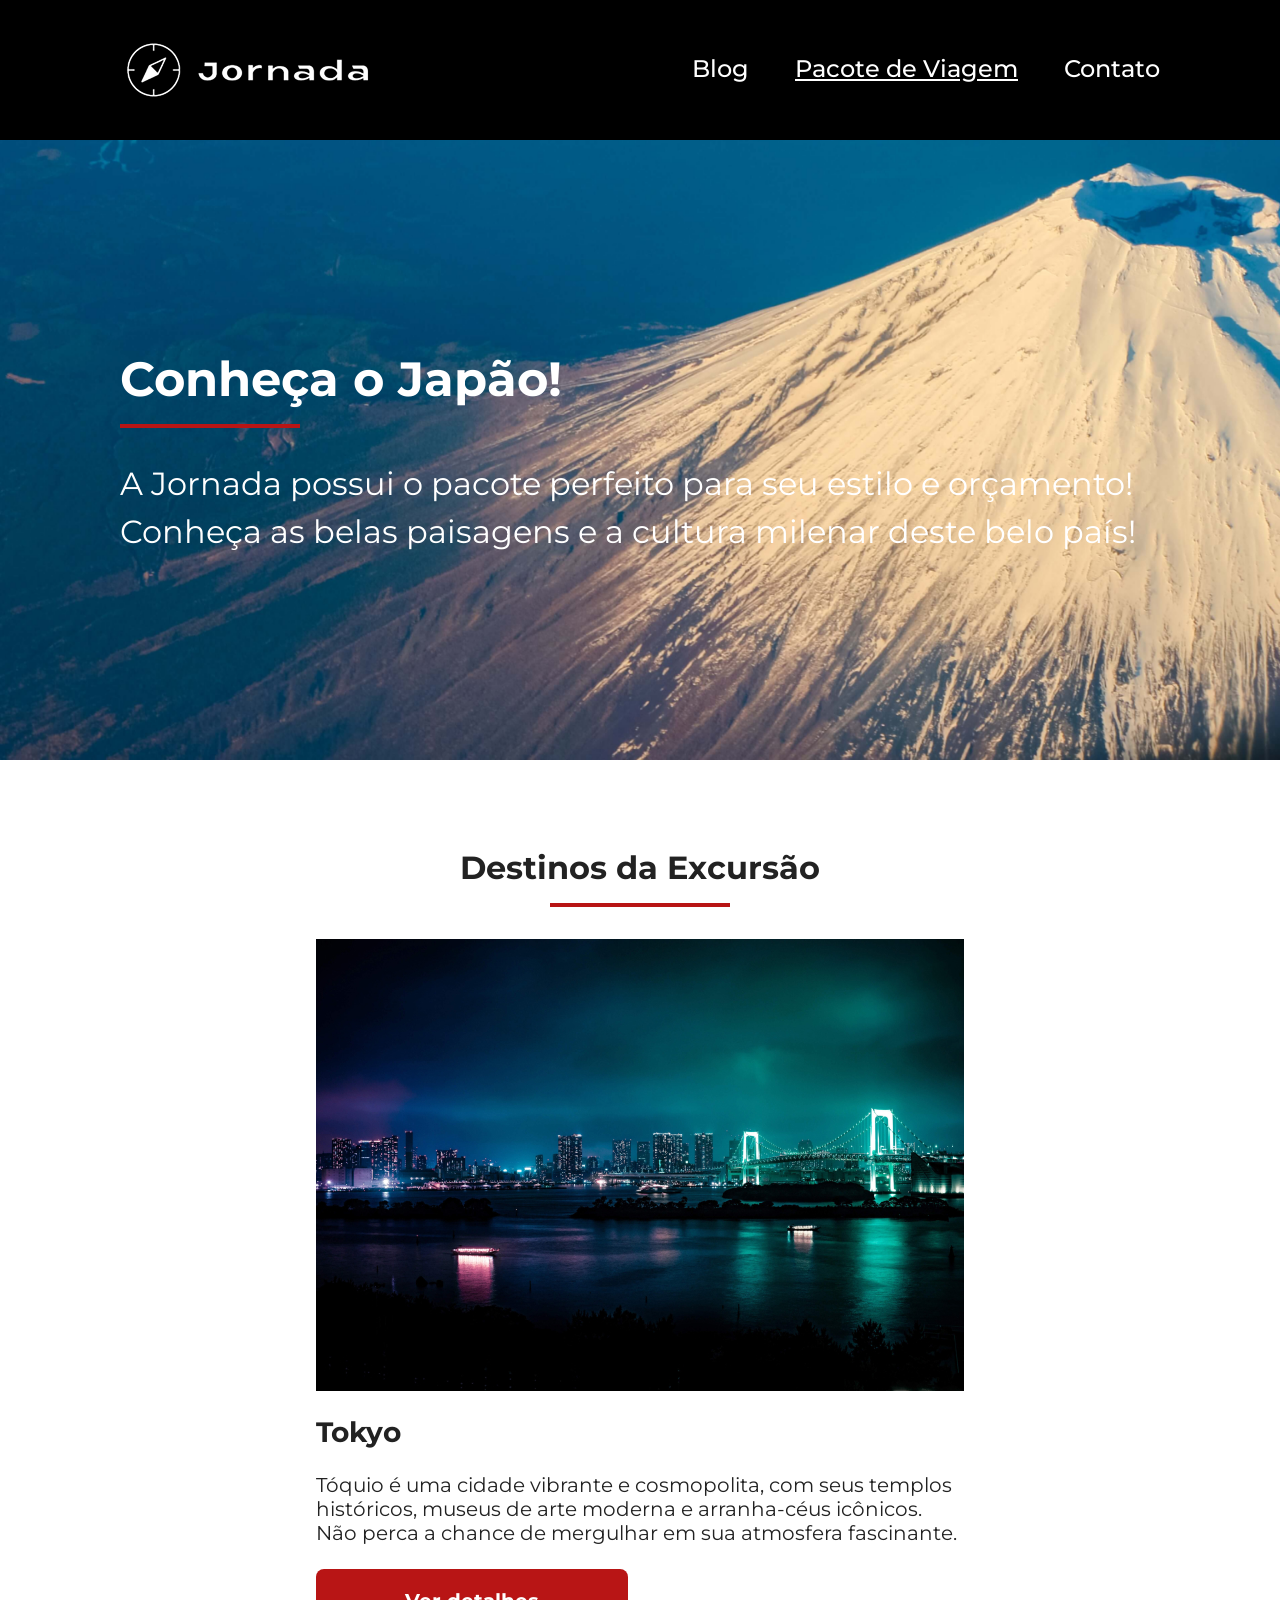
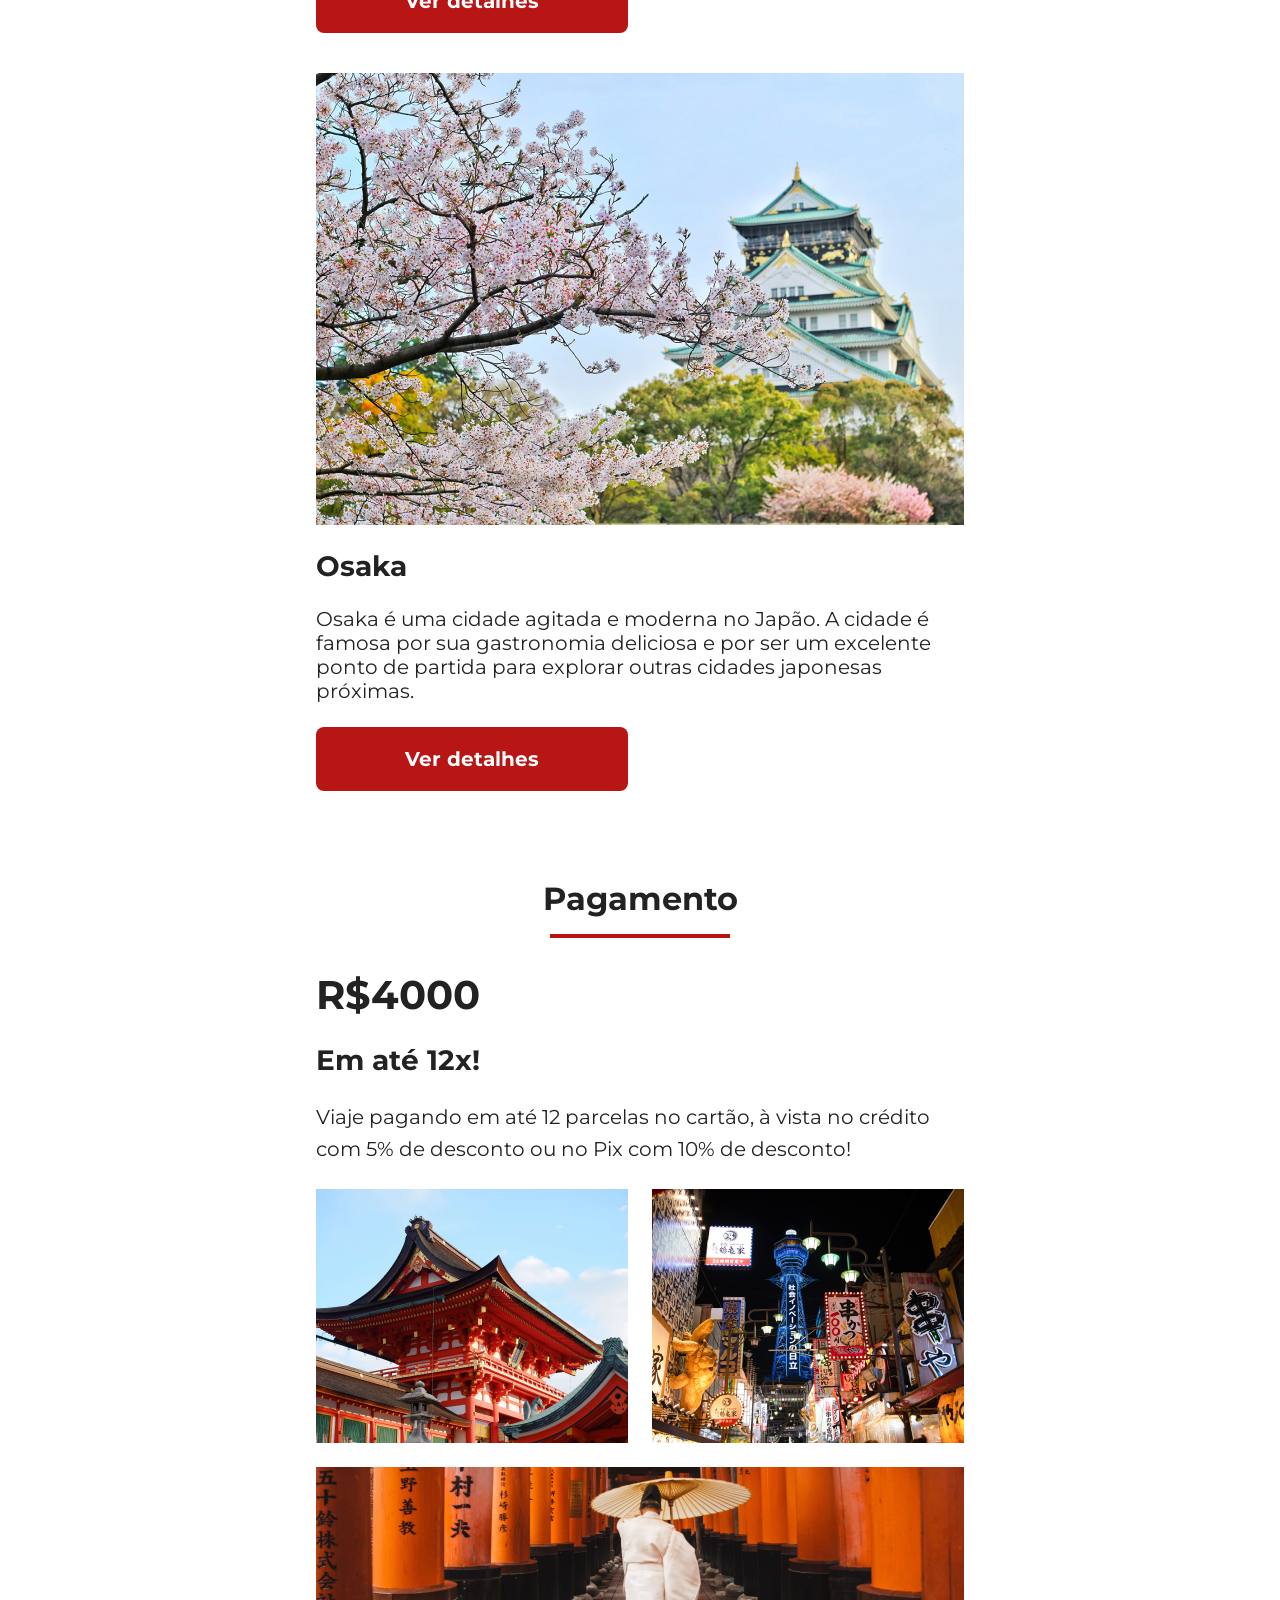
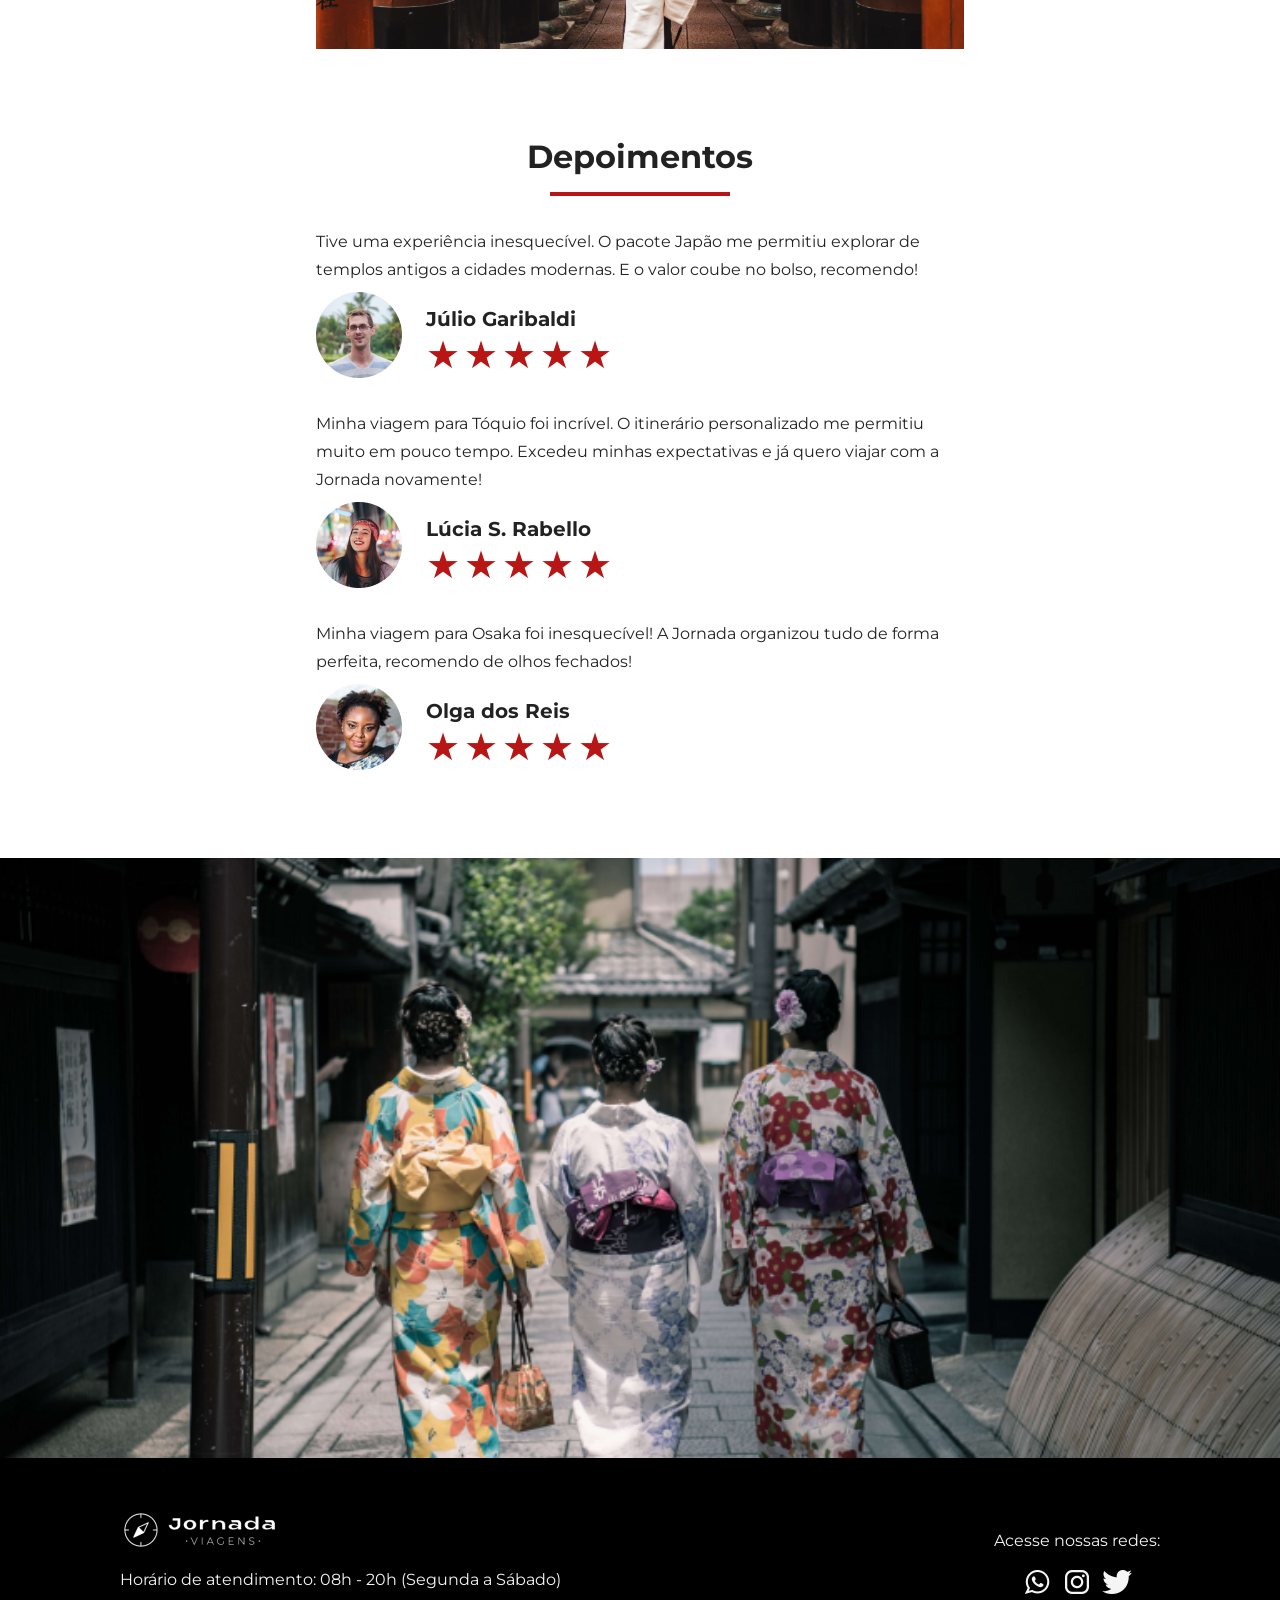
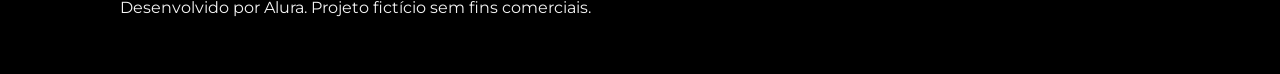
<file: pacotes.html>
<!DOCTYPE html>
<html lang="pt-BR">

<head>
    <meta charset="UTF-8">
    <meta name="viewport" content="width=device-width, initial-scale=1.0">
    <title>Jornada Viagens</title>
    <link rel="stylesheet" href="/css/style.css">
</head>

<body>
    <header>
        <a class="logo" href="/index.html" title="Voltar para a página inicial">
            <img class="img-mobile" src="/img/iconBranc.png" alt="bussola da logo de cor branca">
            <img class="img-desktop" src="/img/logoDesktop.png" alt="bussola da logo e texto Jornada de cor branca">
        </a>
        <div class="navegation-menu">
            <label for="menu">
                <img src="/img/menu.png" alt="menu de navegação">
            </label>
            <input type="checkbox" name="" id="menu" hidden>
            <nav>
                <ul class="list-links">
                    <li><a href="blog.html" target="_blank">Blog</a></li>
                    <li><a href="pacotes.html" target="_blank" class="active">Pacote de Viagem</a></li>
                    <li><a href="contato.html" target="_blank">Contato</a></li>
                </ul>
            </nav>
        </div>
    </header>
    <section class="pacotes-hero">
        <div class="pacotes-container">
            <div class="text-hero">
                <h2>Conheça o Japão!</h2>
                <hr>
                <p>A Jornada possui o pacote perfeito para seu estilo e orçamento! Conheça as belas paisagens e a
                    cultura milenar deste belo país!</p>
            </div>
        </div>
    </section>
    <section class="destinations">
        <div class="section-title">
            <h2>Destinos da Excursão</h2>
            <hr>
        </div>
        <div class="destinations-cards">
            <article class="item">
                <header>
                    <div class="img-item tokyo"></div>
                    <h4>Tokyo</h4>
                </header>
                <p>
                    Tóquio é uma cidade vibrante e cosmopolita, com seus templos históricos, museus de arte moderna e
                    arranha-céus icônicos. Não perca a chance de mergulhar em sua atmosfera fascinante.
                </p>
                <footer>
                    <a href="" class="button">Ver detalhes</a>
                </footer>
            </article>
            <article class="item">
                <header>
                    <div class="img-item osaka"></div>
                    <h4>Osaka</h4>
                </header>
                <p>
                    Osaka é uma cidade agitada e moderna no Japão. A cidade é famosa por sua gastronomia deliciosa e
                    por ser um excelente ponto de partida para explorar outras cidades japonesas próximas.
                </p>
                <footer>
                    <a href="" class="button">Ver detalhes</a>
                </footer>
            </article>
        </div>
    </section>
    <section class="payment">
        <div class="section-title">
            <h2>Pagamento</h2>
            <hr>
        </div>
        <div class="content">
            <div class="text-content">
                <div class="content-title">
                    <h4>R$4000</h4>
                    <p>Em até 12x!</p>
                </div>
                <p class="content-text">
                    Viaje pagando em até 12 parcelas no cartão, à vista no crédito com 5% de desconto ou no Pix com 10%
                    de
                    desconto!
                </p>
                <footer>
                    <a href="" class="button">Ver detalhes</a>
                </footer>
            </div>
            <div class="img-content-pacotes">
                <div class="img-container dojo"></div>
                <div class="img-container city"></div>
                <div class="img-container women"></div>
            </div>
        </div>
    </section>
    <section class="testimonials">
        <div class="section-title">
            <h2>Depoimentos</h2>
            <hr>
        </div>
        <div class="testimonials-container pacotes">
            <article>
                <header>
                    <p>Tive uma experiência inesquecível. O pacote Japão me permitiu explorar de templos antigos a
                        cidades modernas. E o valor coube no bolso, recomendo!</p>
                </header>
                <footer>
                    <img src="/img/img-julio.png" alt="">
                    <div class="profile-content">
                        <h4>Júlio Garibaldi</h4>
                        <span class="rating">★</span>
                        <span class="rating">★</span>
                        <span class="rating">★</span>
                        <span class="rating">★</span>
                        <span class="rating">★</span>

                    </div>
                </footer>
            </article>
            <article>
                <header>
                    <p>Minha viagem para Tóquio foi incrível. O itinerário personalizado me permitiu muito em pouco
                        tempo. Excedeu minhas expectativas e já quero viajar com a Jornada novamente!</p>
                </header>
                <footer>
                    <img src="/img/img-lucia.png" alt="">
                    <div class="profile-content">
                        <h4>Lúcia S. Rabello</h4>
                        <span class="rating">★</span>
                        <span class="rating">★</span>
                        <span class="rating">★</span>
                        <span class="rating">★</span>
                        <span class="rating">★</span>
                    </div>
                </footer>
            </article>
            <article>
                <header>
                    <p>Minha viagem para Osaka foi inesquecível! A Jornada organizou tudo de forma perfeita, recomendo
                        de olhos fechados!</p>
                </header>
                <footer>
                    <img src="/img/img-olga.png" alt="">
                    <div class="profile-content">
                        <h4>Olga dos Reis</h4>
                        <span class="rating">★</span>
                        <span class="rating">★</span>
                        <span class="rating">★</span>
                        <span class="rating">★</span>
                        <span class="rating">★</span>
                    </div>
                </footer>
            </article>
        </div>
    </section>
    <footer>
        <div class="footer-img pacotes"></div>
        <div class="footer-content">
            <div class="infos">
                <img src="/img/Logo-branco.png" alt="">
                <div class="text-footer">
                    <p>Horário de atendimento: 08h - 20h (Segunda a Sábado)</p>
                    <p>Desenvolvido por Alura. Projeto fictício sem fins comerciais.</p>
                </div>
            </div>
            <div class="contact-us">
                <p>
                    Acesse nossas redes:
                </p>
                <div class="medias">
                    <a href=""><img src="/img/logo-whats.png" alt="" style="height: 32px;"></a>
                    <a href=""><img src="/img/logo-insta.png" alt=""></a>
                    <a href=""><img src="/img/logo-twitter.png" alt=""></a>
                </div>
            </div>
        </div>
    </footer>
</body>

</html>
</file>
<file: css/style.css>
@import url(global.css);
@import url(header.css);
@import url(hero.css);
@import url(offers.css);
@import url(categories.css);
@import url(destinations.css);
@import url(payment.css);
@import url(testimonials.css);
@import url(footer.css);
@import url(report.css);
@import url(relationated.css);
@import url(form.css);
</file>
